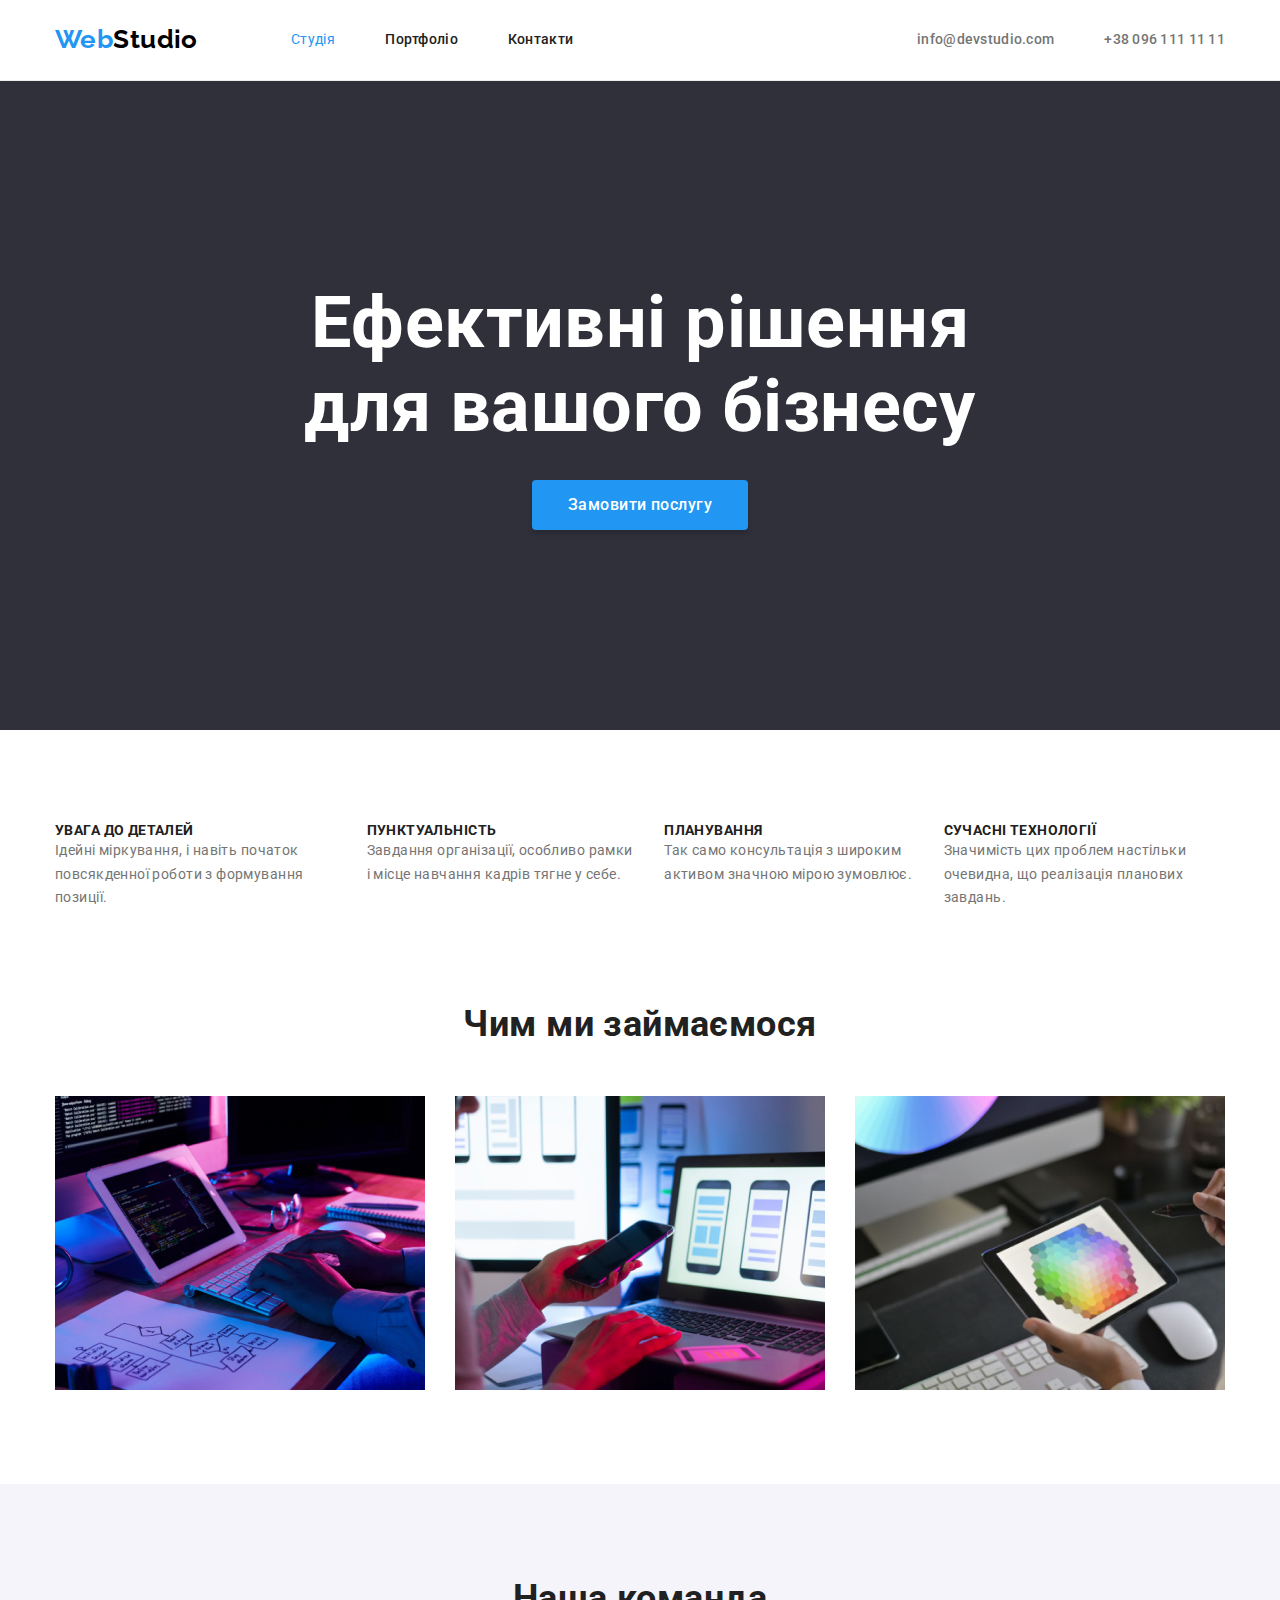
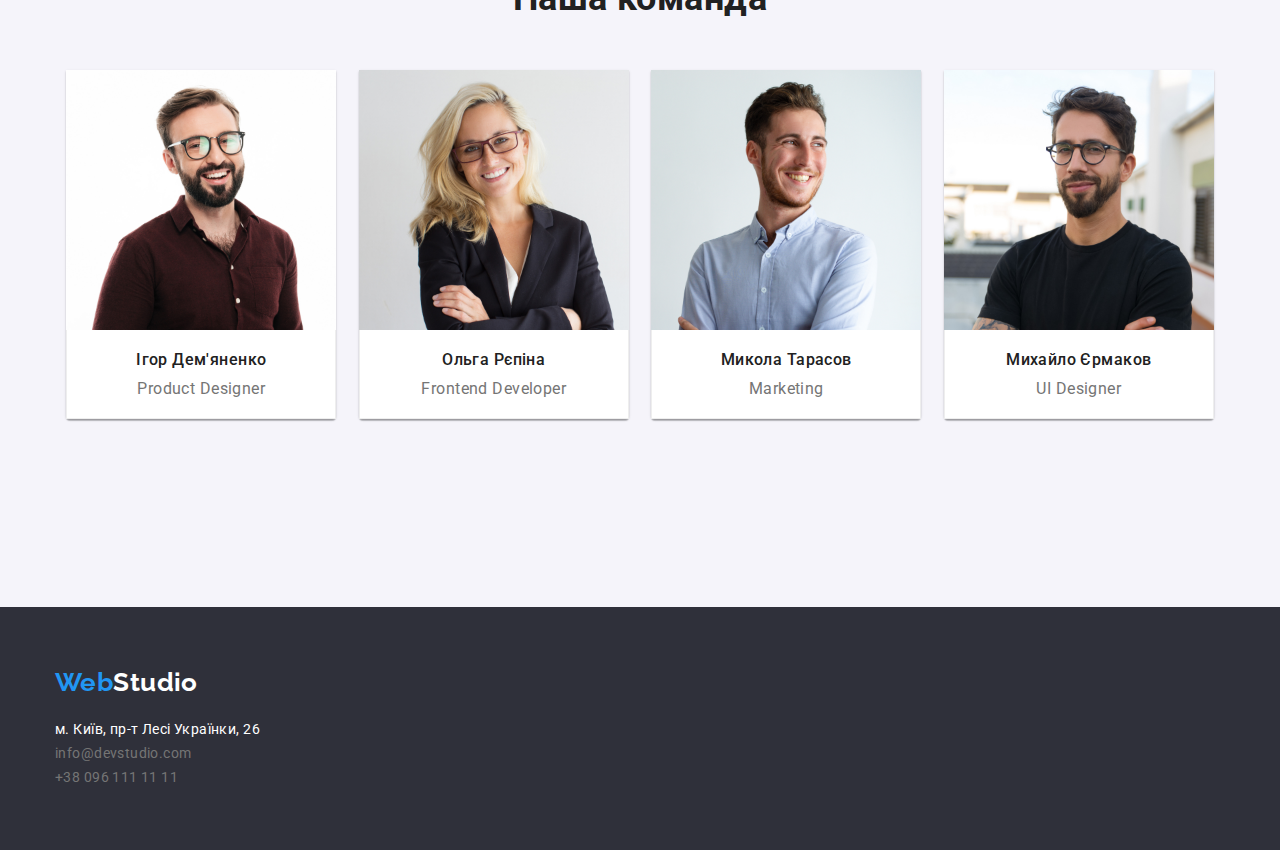
<file: index.html>
<!DOCTYPE html>
<html lang="uk">
  <head>
    <meta charset="UTF-8" />
    <meta http-equiv="X-UA-Compatible" content="IE=edge" />
    <meta name="viewport" content="width=device-width, initial-scale=1.0" />
    <title>Студія</title>
    <link rel="preconnect" href="https://fonts.googleapis.com" />
    <link rel="preconnect" href="https://fonts.gstatic.com" crossorigin />
    <link
      href="https://fonts.googleapis.com/css2?family=Raleway:wght@700&family=Roboto:wght@400;500;700;900&display=swap"
      rel="stylesheet"
    />
    <link
      rel="stylesheet"
      href="https://cdnjs.cloudflare.com/ajax/libs/modern-normalize/1.1.0/modern-normalize.min.css"
    />
    <link rel="stylesheet" href="./css/styles.css" />
  </head>
  <!-- сторінка -->
  <body class="page">
      <!-- shapka -->
      <header class="header">
        <!-- контейнер -->
        <div class="container">
        <!-- навігація сторінки -->
        <nav class="site-nav">
          <!-- logo -->
          <a class="link-logo" href="./index.html"><span class="accent">Web</span>Studio</a>
          <!-- лінки навігації -->
          <ul class="header-list">
            <li>
              <a class="header-link-current" href="./index.html">Студія</a>
            </li>
            <li>
              <a class="header-link" href="./portfolio.html">Портфоліо</a>
            </li>
            <li>
              <a class="header-link" href="">Контакти</a>
            </li>
          </ul>
        </nav>
        <!-- інфо посилання -->
        <ul class="header-list">
          <li>
            <a class="link-info" href="mailto:info@devstudio.com">info@devstudio.com</a>
          </li>
          <li>
            <a class="link-info" href="tel:+380961111111">+38 096 111 11 11</a>
          </li>
        </ul>
      </div>
      </header>
    

    <main class="main">
      <section class="hero">
        <div class="container">
          <h1 class="hero-title">Ефективні рішення для вашого бізнесу</h1>
          <button class="button primary" type="button">Замовити послугу</button>
        </div>
      </section>

      
        <section class="features">
          <div class="container">
          <h2 class="features-shadow-title">Особливості нашої компанії</h2>
          <ul class="features-list">
            <li>
              <h3 class="features-title">Увага до деталей</h3>
              <p class="features-description">
                Ідейні міркування, і навіть початок повсякденної роботи з формування позиції.
              </p>
            </li>
            <li>
              <h3 class="features-title">Пунктуальність</h3>
              <p class="features-description">
                Завдання організації, особливо рамки і місце навчання кадрів тягне у себе.
              </p>
            </li>
            <li>
              <h3 class="features-title">Планування</h3>
              <p class="features-description">
                Так само консультація з широким активом значною мірою зумовлює.
              </p>
            </li>
            <li>
              <h3 class="features-title">Сучасні технології</h3>
              <p class="features-description">
                Значимість цих проблем настільки очевидна, що реалізація планових завдань.
              </p>
            </li>
          </ul>
          </div>
        </section>

        <section class="work-examples">
          <div class="container">
          <h2 class="work-title">Чим ми займаємося</h2>
          <ul class="work-list">
            <li>
              <img src="./img/box-1.jpg" alt="Людина працює за комп'ютером" width="370" />
            </li>
            <li>
              <img src="./img/box-2.jpg" alt="Людина працює за комп'ютером" width="370" />
            </li>

            <li>
              <img src="./img/box-3.jpg" alt="Людина працює за комп'ютером" width="370" />
            </li>
          </ul>
          </div>
        </section> 
     
        <section class="team">
          <div class="container">
          <h2 class="team-primary-title">Наша команда</h2>
          <ul class="team-list">
            <li class="card-item">
              <img src="./img/card-ihor.jpg" alt="Дизайнер Ігор Дем'яненко" width="270" height="260"/>
              <div class="title-box">
              <h3 class="team-title">Ігор Дем'яненко</h3>
              <p class="team-description" lang="en">Product Designer</p>
              </div>
            </li>
            <li class="card-item">
              <img src="./img/card-olga.jpg" alt="Фронт Енд розробник Ольга Рєпіна" width="270" height="260"/>
              <div class="title-box">
              <h3 class="team-title">Ольга Рєпіна</h3>
              <p class="team-description" lang="en">Frontend Developer</p>
              </div>
            </li>
            <li class="card-item">
              <img src="./img/card-mykola.jpg" alt="Маркетолог Микола Тарасов" width="270" height="260"/>
              <div class="title-box">
              <h3 class="team-title">Микола Тарасов</h3>
              <p class="team-description" lang="en">Marketing</p>
              </div>
            </li>
            <li class="card-item">
              <img src="./img/card-myhailo.jpg" alt="Дизайнер Михайло Єрамаков" width="270" height="260"/>
              <div class="title-box">
              <h3 class="team-title">Михайло Єрмаков</h3>
              <p class="team-description" lang="en">UI Designer</p>
          </div>
            </li>
          </ul>
        </div>
        </section>
      </div>
    </main>

    <!-- Site footer -->
    <footer class="footer">
      <div class="container">
          <!-- Web-studio Logo -->
          <a class="link logo" href="./index.html"><span class="accent">Web</span>Studio</a>
          <!-- Web-studio contacts -->
          <address class="contacts">
            <ul class="footer-list list">
              <li class="item">
                <a class="link gmaps" href="https://goo.gl/maps/LqEMvfZFrGtLSNi77" target="_blank">м. Київ, пр-т Лесі Українки, 26
                  </a>
              </li>
              <li class="item">
                <a class="link contact" href="mailto:info@devstudio.com">info@devstudio.com</a>
              </li>
              <li class="item">
                <a class="link contact" href="tel:+380961111111">+38 096 111 11 11</a>
              </li>
            </ul>
          </address>
          </div>
    </footer>
  </body>
</html>
</file>
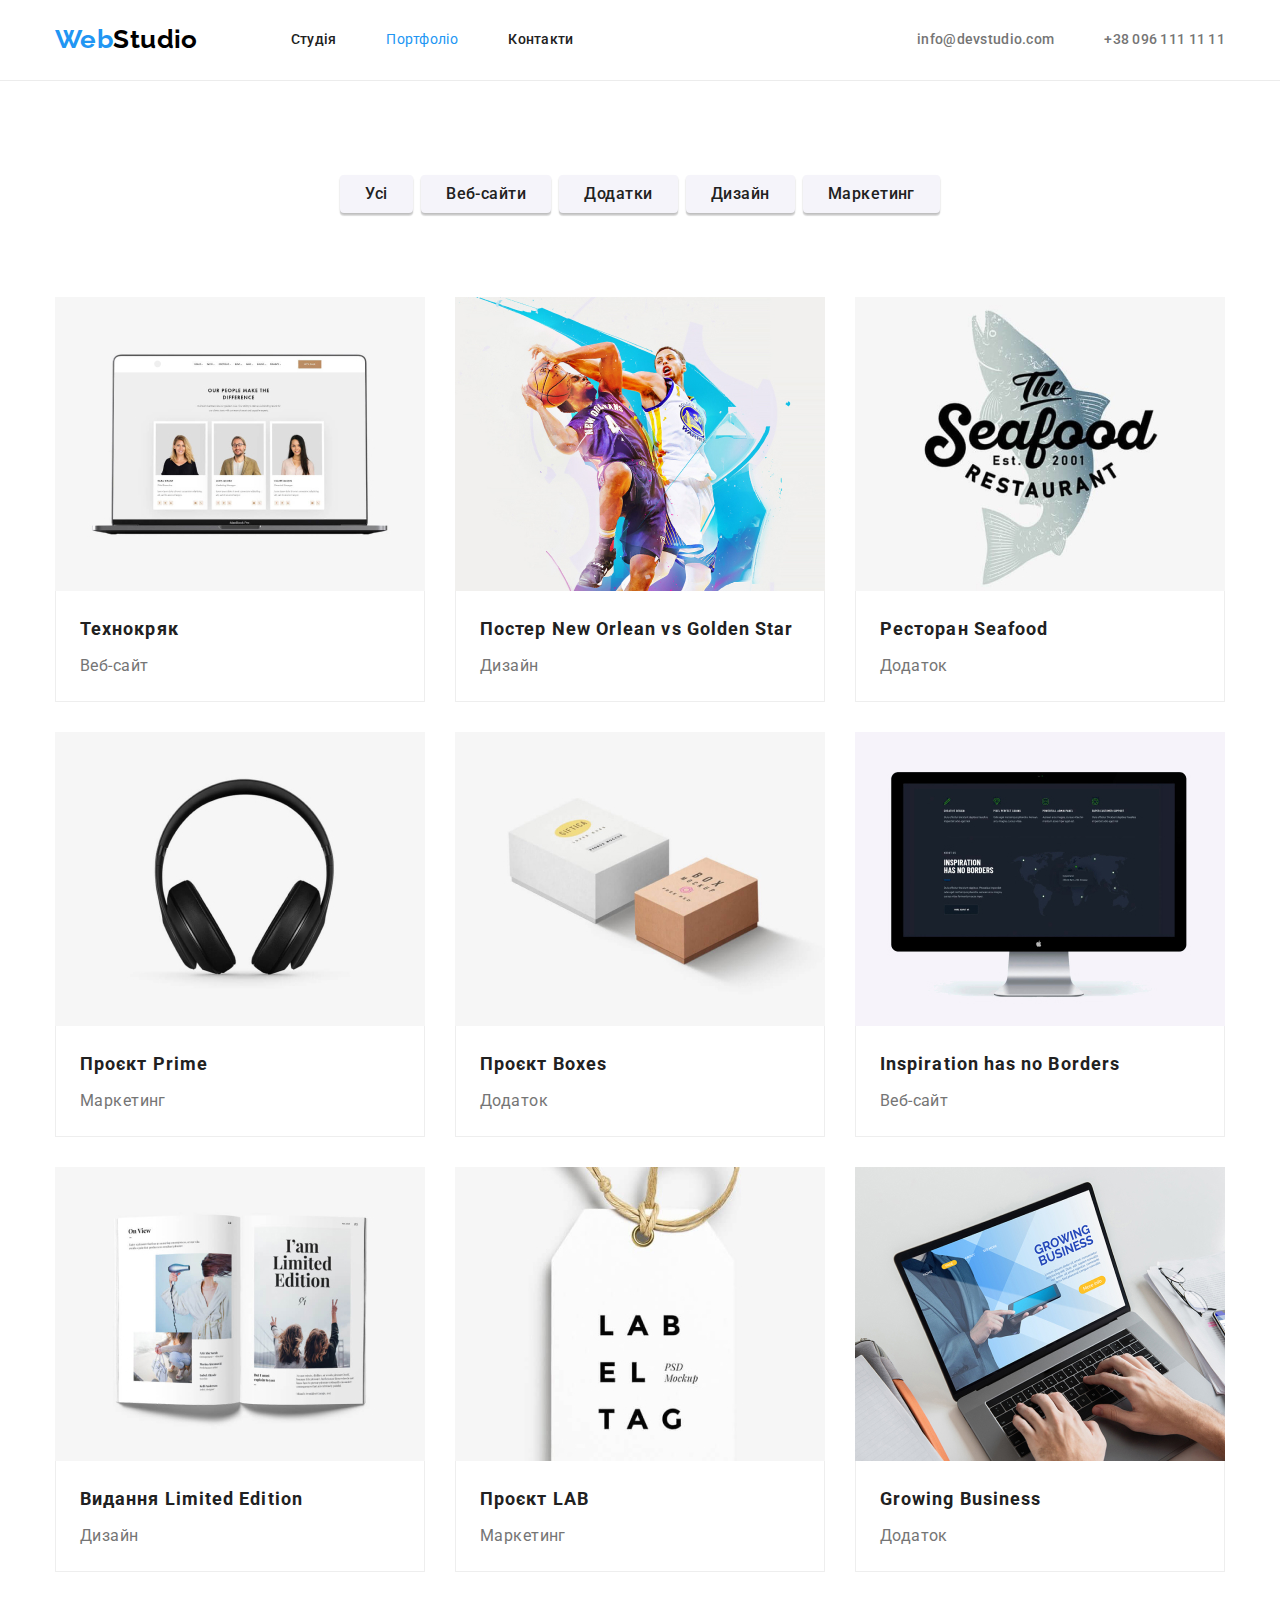
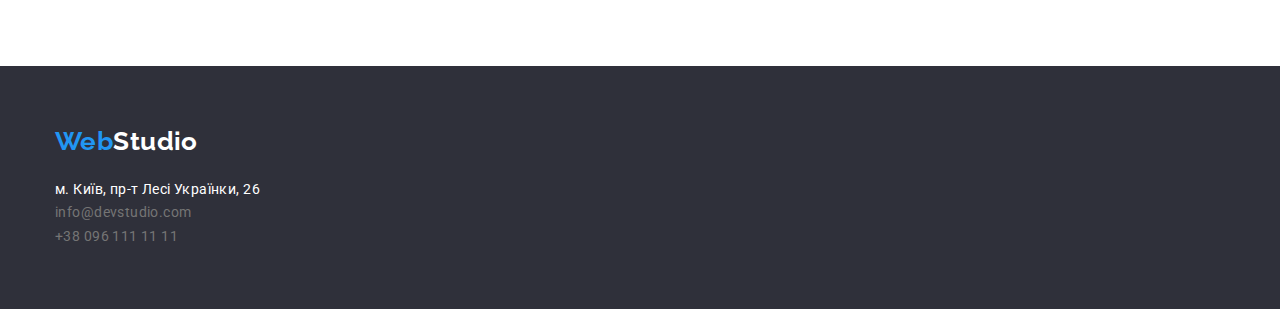
<file: portfolio.html>
<!DOCTYPE html>
<html lang="uk">
  <head>
    <meta charset="UTF-8" />
    <meta http-equiv="X-UA-Compatible" content="IE=edge" />
    <meta name="viewport" content="width=device-width, initial-scale=1.0" />
    <title>Портфоліо</title>
    <link rel="preconnect" href="https://fonts.googleapis.com" />
    <link rel="preconnect" href="https://fonts.gstatic.com" crossorigin />
    <link
      href="https://fonts.googleapis.com/css2?family=Raleway:wght@700&family=Roboto:wght@400;500;700;900&display=swap"
      rel="stylesheet"
    />
    <link
      rel="stylesheet"
      href="https://cdnjs.cloudflare.com/ajax/libs/modern-normalize/1.1.0/modern-normalize.min.css"
    />
    <link rel="stylesheet" href="./css/styles.css" />
  </head>
  <!-- сторінка -->
  <body class="page">
    <!-- контейнер -->
    <header class="header">
      <!-- контейнер -->
      <div class="container">
      <!-- навігація сторінки -->
      <nav class="site-nav">
        <!-- logo -->
        <a class="link-logo" href="./index.html"><span class="accent">Web</span>Studio</a>
        <!-- лінки навігації -->
        <ul class="header-list">
          <li>
            <a class="header-link" href="./index.html">Студія</a>
          </li>
          <li>
            <a class="header-link-current" href="./portfolio.html">Портфоліо</a>
          </li>
          <li>
            <a class="header-link" href="">Контакти</a>
          </li>
        </ul>
      </nav>
      <!-- інфо посилання -->
      <ul class="header-list">
        <li>
          <a class="link-info" href="mailto:info@devstudio.com">info@devstudio.com</a>
        </li>
        <li>
          <a class="link-info" href="tel:+380961111111">+38 096 111 11 11</a>
        </li>
      </ul>
    </div>
    </header>

    <div class="container">
      <main class="main">
        <section class="section projects">
          <ul class="list filter">
            <li><button class="button secondary tiny active" type="button">Усі</button></li>
            <li><button class="button secondary" type="button">Веб-сайти</button></li>
            <li><button class="button secondary" type="button">Додатки</button></li>
            <li><button class="button secondary" type="button">Дизайн</button></li>
            <li><button class="button secondary" type="button">Маркетинг</button></li>
          </ul>
          <h1 class="projects-title">Наші роботи</h1>
          <ul class="list projects-list">
            <li class="portfolio-card">
              <a class="link" href="">
                <img
                  class="img"
                  src="./img/card-notebook.jpg"
                  alt="Приклад роботи студії під назвою Технокряк"
                  width="370"
                />
                <div class="title-box">
                  <h3 class="title">Технокряк</h3>
                  <p class="description">Веб-сайт</p>
                </div>
              </a>
            </li>
            <li class="portfolio-card">
              <a class="link" href="">
                <img
                  class="img" 
                  src="./img/card-basket.jpg"
                  alt="Приклад роботи студії під назвою Постер New Orlean vs Golden Star"
                  width="370"
                />
                <div class="title-box">
                  <h3 class="title">Постер New Orlean vs Golden Star</h3>
                  <p class="description">Дизайн</p>
                </div>
              </a>
            </li>
            <li class="portfolio-card">
              <a class="link" href="">
                <img
                  class="img"
                  src="./img/card-seafood.jpg"
                  alt="Приклад роботи студії під назвою Ресторан Seafood"
                  width="370"
                />
                <div class="title-box">
                  <h3 class="title">Ресторан Seafood</h3>
                  <p class="description">Додаток</p>
                </div>
              </a>
            </li>
            <li class="portfolio-card">
              <a class="link" href="">
                <img
                  class="img"
                  src="./img/card-headphone.jpg"
                  alt="Приклад роботи студії під назвою Проєкт Prime"
                  width="370"
                />
                <div class="title-box">
                  <h3 class="title">Проєкт Prime</h3>
                  <p class="description">Маркетинг</p>
                </div>
              </a>
            </li>
            <li class="portfolio-card">
              <a class="link" href="">
                <img
                  class="img"
                  src="./img/card-boxes.jpg"
                  alt="Приклад роботи студії під назвою Проєкт Boxes"
                  width="370"
                />
                <div class="title-box">
                  <h3 class="title">Проєкт Boxes</h3>
                  <p class="description">Додаток</p>
                </div>
              </a>
            </li>
            <li class="portfolio-card">
              <a class="link" href="">
                <img
                  class="img"
                  src="./img/card-mac.jpg"
                  alt="Приклад роботи студії під назвою Inspiration has no Borders"
                  width="370"
                />
                <div class="title-box">
                  <h3 class="title">Inspiration has no Borders</h3>
                  <p class="description">Веб-сайт</p>
                </div>
              </a>
            </li>
            <li class="portfolio-card">
              <a class="link" href="">
                <img
                  class="img"
                  src="./img/card-magazine.jpg"
                  alt="Приклад роботи студії під назвою Видання Limited Edition"
                  width="370"
                />
                <div class="title-box">
                  <h3 class="title">Видання Limited Edition</h3>
                  <p class="description">Дизайн</p>
                </div>
              </a>
            </li>
            <li class="portfolio-card">
              <a class="link" href="">
                <img
                  class="img"
                  src="./img/card-lab.jpg"
                  alt="Приклад роботи студії під назвою Проєкт LAB"
                  width="370"
                />
                <div class="title-box">
                  <h3 class="title">Проєкт LAB</h3>
                  <p class="description">Маркетинг</p>
                </div>
              </a>
            </li>
            <li class="portfolio-card">
              <a class="link" href="">
                <img
                  class="img"
                  src="./img/card-buisness.jpg"
                  alt="Приклад роботи студії під назвою Growing Business"
                  width="370"
                />
                <div class="title-box">
                  <h3 class="title">Growing Business</h3>
                  <p class="description">Додаток</p>
                </div>
              </a>
            </li>
          </ul>
        </section>
      </main>
    </div>

    <!-- Site footer -->
    <footer class="footer">
      <div class="container">
          <!-- Web-studio Logo -->
          <a class="link logo" href="./index.html"><span class="accent">Web</span>Studio</a>
          <!-- Web-studio contacts -->
          <address class="contacts">
            <ul class="footer-list list">
              <li class="item">
                <a class="link gmaps" href="https://goo.gl/maps/LqEMvfZFrGtLSNi77" target="_blank">м. Київ, пр-т Лесі Українки, 26
                  </a>
              </li>
              <li class="item">
                <a class="link contact" href="mailto:info@devstudio.com">info@devstudio.com</a>
              </li>
              <li class="item">
                <a class="link contact" href="tel:+380961111111">+38 096 111 11 11</a>
              </li>
            </ul>
          </address>
          </div>
  </body>
</html>
</file>
<file: css/styles.css>
:root {
  --primary-text-clr: #757575;
  --sec-text-clr: #ffffff;
  --title-text-clr: #212121;
  --primary-accent-clr: #2196f3;
  --sec-accent-clr: #f5f4fa;
  --primary-bkg-clr: #ffffff;
  --sec-bkg-clr: #2f303a;
  --logo-sec-clr: #000000;
  --project-bkg-clr: #eeeeee;
  --primary-fnt-size: 16px;
  --sec-fnt-size: 14px;
  --prime-letr-space: 0.03em;
  --prime-fnt-weight: 500;
}

/* reset text margin */
h1,
h2,
h3,
h4,
h5,
h6,
p {
  margin-top: 0px;
  margin-bottom: 0px;
}

ul {
  list-style: none;
  margin: 0;
  padding: 0;
}

/* styles and color all page */
.page {
  font-family: Roboto, sans-serif;
  font-size: var(--sec-fnt-size);
  letter-spacing: var(--prime-letr-space);
  line-height: 1.71;
  background-color: var(--primary-bkg-clr);
  color: var(--primary-text-clr);
}

/* розмір, внутрішні і зовнішні відступи контейнера */
.container {
  width: 1200px;
  margin: 0 auto;
  padding-left: 15px;
  padding-right: 15px;
}

/* флекси для хедера */
.header .container {
  display: flex;
  align-items: center;
  justify-content: space-between;
  
}

.header {
  border-bottom: 1px solid #ececec;
}

.site-nav {
  display: flex;
  align-items: center;
}

.header-list {
  display: flex;
  align-items: center;
  justify-content: space-between;
  padding-left: 93px;
  margin: 0px;
}

/* відступи між посиланнями */
.header-list > :not(:last-child) {
  margin-right: 50px;
}

/* shapka style logo */
.link-logo {
  font-family: Raleway, sans-serif;
  font-style: normal;
  font-weight: 700;
  font-size: 26px;
  line-height: 1.2;
  color: var(--logo-sec-clr);
  text-decoration: none;
  font-style: normal;
  padding-top: 24px;
  padding-bottom: 25px;
}

/* cпан колор */
.link-logo .accent {
  color: var(--primary-accent-clr);
}

/* shapka style link*/
.header-link {
  font-weight: var(--prime-fnt-weight);
  line-height: 1.14;
  letter-spacing: 0.02em;
  color: var(--title-text-clr);
  text-decoration: none;
  font-style: normal;
}

/* ховери і фокуси лінків */
.header-link:hover,
.header-link:focus {
  color: var(--primary-accent-clr);
}

.link-info:hover {
  color: var(--primary-accent-clr);
}

/* лінк поточної сторінки */
.header-link-current {
  color: var(--primary-accent-clr);
  text-decoration: none;
}

.link-info {
  font-weight: var(--prime-fnt-weight);
  line-height: 1.14;
  letter-spacing: 0.02em;
  color: var(--primary-text-clr);
  text-decoration: none;
}

/* hero */
.hero {
  font-size: 36px;
  line-height: 1.17;
  color: var(--primary-bkg-clr);
  background-color: var(--sec-bkg-clr);
  text-align: center;
  padding-top: 200px;
}

.hero-title {
  max-width: 696px;
  margin: 0 auto;
}

/* buttton */
.button {
  font-family: inherit;
  font-weight: var(--prime-fnt-weight);
  font-size: var(--primary-fnt-size);
  line-height: 1.62;
  letter-spacing: var(--prime-letr-space);
  cursor: pointer;
}

.button.primary {
  box-shadow: 0px 4px 4px rgba(0, 0, 0, 0.15);
  border-radius: 4px;
  color: var(--primary-bkg-clr);
  background-color: var(--primary-accent-clr);
  padding: 10px 32px;
  min-width: 216px;
  height: 50px;
  text-align: center;
  border: 0px;
  margin-top: 30px;
  margin-bottom: 200px;
}

.features-shadow-title {
  width: 1px;
  height: 1px;
  margin: -1px;
  border: 0;
  padding: 0;
  white-space: nowrap;
  clip-path: inset(100%);
  clip: rect(0 0 0 0);
  overflow: hidden;
}

.features-title {
  font-size: var(--sec-fnt-size);
  line-height: 1.14;
  text-transform: uppercase;
  color: var(--title-text-clr);
  text-decoration: none;
  font-style: normal;

  padding-top: 94px;
}

.features-list {
  display: flex;
  justify-content: space-around;
  align-items: flex-start;
  margin: 0 auto;
  padding: 0;
}

/* відступи між посиланнями */
.features-list > :not(:last-child) {
  margin-right: 30px;
}

/* Чим ми займаємось секція */
.work-title {
  color: var(--title-text-clr);
  font-weight: 700;
  font-size: 36px;
  line-height: 1.16;
  text-align: center;
  margin-top: 94px;
}

.work-list {
  display: flex;
  justify-content: space-around;
  align-items: flex-start;
  margin-top: 50px;
  padding-bottom: 94px;
  padding-left: 0px;
  margin-bottom: 0px;
}

.work-list > :not(:last-child) {
  margin-right: 30px;
}

/* section team */
.team {
  background-color: var(--sec-accent-clr);
  padding-top: 94px;
  padding-bottom: 94px;
}

/* заголовок секції */
.team-primary-title {
  color: var(--title-text-clr);
  font-weight: 700;
  font-size: 36px;
  line-height: 1.16;
  text-align: center;
  margin-top: 0;
  margin-bottom: 50px;
}
/* текст пад фото */
.title-box {
  padding-top: 30px;
  padding-bottom: 30px;
}
/* ім'я */
.team-title {
  color: var(--title-text-clr);
  font-weight: var(--prime-fnt-weight);
  font-size: var(--primary-fnt-size);
  line-height: 1.19;
  text-align: center;
  margin: 0;
}
/* профессія */
.team-description {
  color: var(--primary-text-clr);
  font-weight: 400;
  font-size: 16px;
  line-height: 1.19;
  margin-bottom: 0;
  margin-top: 10px;
  text-align: center;
}
/* вся картка з текстом і фото */
.card-item {
  background-color: var(--primary-bkg-clr);
  box-shadow: 0px 1px 3px rgba(0, 0, 0, 0.12), 0px 1px 1px rgba(0, 0, 0, 0.14),
    0px 2px 1px rgba(0, 0, 0, 0.2);
  border-radius: 0px 0px 4px 4px;
}

.team-list {
  display: flex;
  justify-content: space-around;
  align-items: flex-start;
  text-align: center;
  padding-bottom: 94px;
  margin-top: 50px;
}

/* Footer */

.footer {
  background-color: var(--sec-bkg-clr);
  padding-top: 60px;
  padding-bottom: 60px;
}

/* футер лінк */
.footer .link.logo {
  display: inline-block;
  margin-bottom: 20px;
  color: var(--sec-text-clr);
  font-family: Raleway, sans-serif;
  font-weight: 700;
  font-size: 26px;
  line-height: 1.2;
  text-decoration: none;
  font-style: normal;
}

.footer .accent {
  color: var(--primary-accent-clr);
}

/* Footer Contacts */
.footer .contact {
  line-height: 1.71;
  color: var(--primary-text-clr);
  text-decoration: none;
  margin-left: 0px;
}

.footer .contact:hover,
.footer .contact:focus {
  color: var(--primary-accent-clr);
}

/* Footer WebStudio Location */
.footer .gmaps {
  line-height: 1.71;
  color: var(--sec-text-clr);
  text-decoration: none;
}

.footer .gmaps:hover,
.footer .gmaps:focus {
  color: var(--primary-accent-clr);
}

.footer .item > :not(:last-child) {
  margin-bottom: 9px;
}
.contacts {
  font-style: normal;
}

/* portfolio.html */

.section.projects {
  padding: 94px 0;
}

/* кнопки сторінки "портфоліо" */
.list.filter {
  display: flex;
  justify-content: center;
  margin-bottom: 50px;
}

.list.filter:hover,
.list.filter:focus {
  color: var(--primary-accent-clr);
}

/* відступи між кнопками */
.list.filter > :not(:last-child) {
  margin-right: 8px;
}

/* другорядні кнопки */
.button.secondary {
  color: var(--title-text-clr);
  background-color: var(--sec-accent-clr);
  box-shadow: 0px 3px 1px rgba(0, 0, 0, 0.1), 0px 1px 2px rgba(0, 0, 0, 0.08),
    0px 2px 2px rgba(0, 0, 0, 0.12);
  border-radius: 4px;
  padding: 6px 25px;
  border: 0px;
  margin-bottom: 34px;
}

/* найменша кнопка */
.button.secondary.tiny {
  color: var(--title-text-clr);
  background-color: var(--sec-accent-clr);
  box-shadow: 0px 3px 1px rgba(0, 0, 0, 0.1), 0px 1px 2px rgba(0, 0, 0, 0.08),
    0px 2px 2px rgba(0, 0, 0, 0.12);
  border-radius: 4px;
  padding: 6px 22px;
  min-width: 73px;
}

.button.secondary:hover {
  color: var(--sec-text-clr);
  background-color: var(--primary-accent-clr);
}
.button.active {
  background-color: var(--primary-accent-clr);
  color: var(--sec-text-clr);
}

/* заголовок сторінки */
.projects-title {
  position: absolute;
  width: 1px;
  height: 1px;
  padding: 0;
  margin: -1px;
  border: 0;
  white-space: nowrap;
  clip-path: inset(100%);
  clip: rect(0 0 0 0);
  overflow: hidden;
}

/* position */
.projects-list {
  display: flex;
  flex-wrap: wrap;
}

/* style text */
.link {
  list-style: none;
  text-decoration: none;
}

.title-box {
  padding: 20px 24px;
  border-right: 1px solid #eeeeee;
  border-bottom: 1px solid #eeeeee;
  border-left: 1px solid #eeeeee;
}

.main .link {
  display: block;
}

/* відступи між картками */
.portfolio-card {
  width: calc((100% - 60px) / 3);
}

.portfolio-card:not(:nth-child(3n)) {
  margin-right: 30px;
}

.portfolio-card:not(:nth-last-child(-n + 3)) {
  margin-bottom: 30px;
}

.main .link:hover,
.main .link:focus {
  box-shadow: 0px 1px 1px rgba(0, 0, 0, 0.12), 0px 4px 4px rgba(0, 0, 0, 0.06),
    1px 4px 6px rgba(0, 0, 0, 0.16);
  outline: none;
}

.main img {
  display: block;
}

.main .title {
  margin: 0 0 4px;
  font-size: 18px;
  line-height: 2;
  letter-spacing: 0.06em;
  color: var(--title-text-clr);
}

.main .description {
  margin: 0;
  font-size: var(--primary-fnt-size);
  line-height: 1.88;
  color: var(--primary-text-clr);
}
</file>
